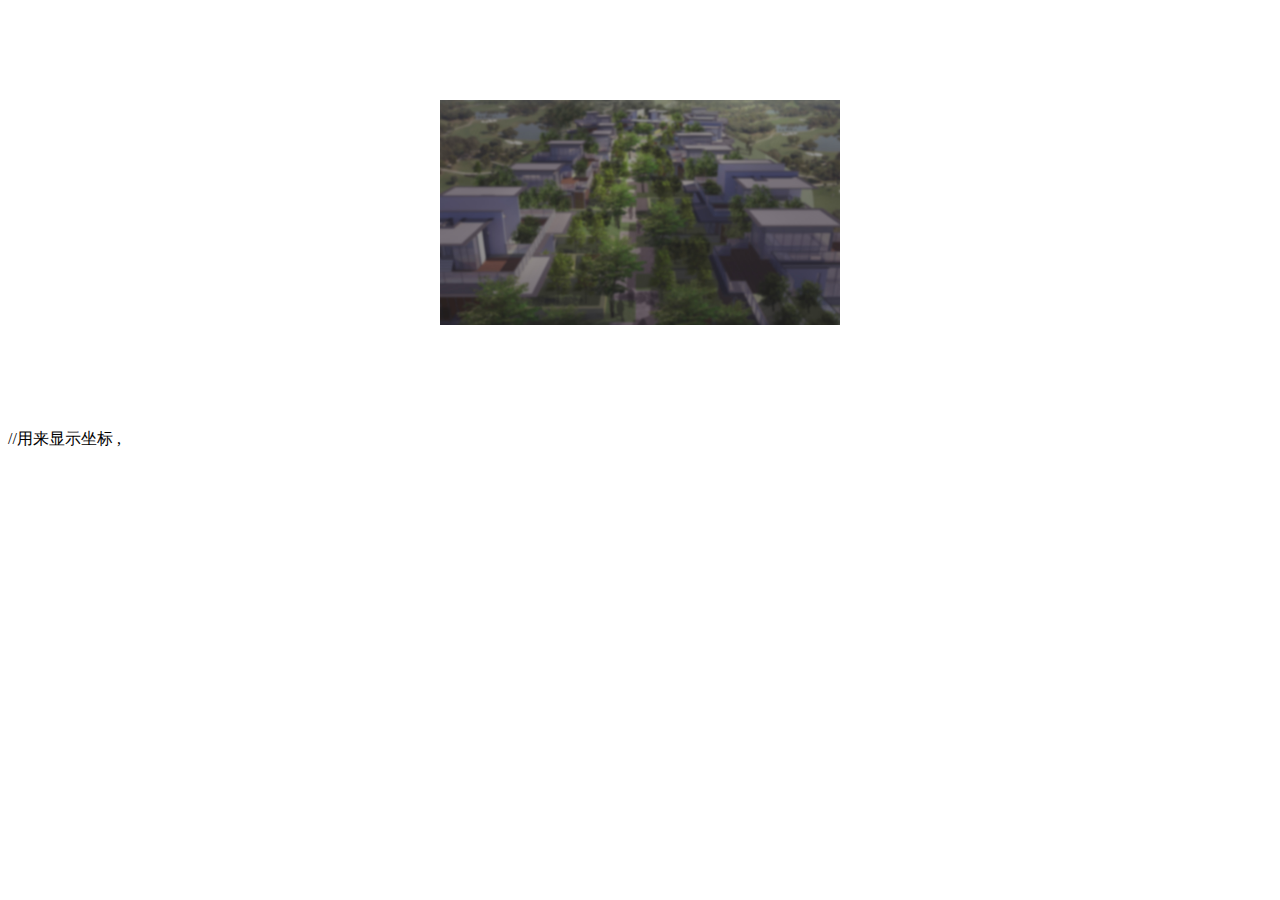
<file: test.html>
<!DOCTYPE html>
<html lang="en">
<head>
    <meta charset="UTF-8">
    <title>放大镜</title>
    <style>
        /* container用来放缩略图*/
        div.container{
            width:400px;
            margin: 100px auto;
        }
        div.container > img{
            width: 100%;
        }
        /* magnifier用来放实际大小的图片. 注意overflow, display和position属性*/
        div.magnifier{
              width: 400px;
              height: 400px;
              position: relative;
              overflow: hidden;
              margin: 50px auto;
              display: none;
          }
        div.magnifier > img{
            position: absolute;
        }
        /* 当鼠标hover在缩略图上时, 显示后一个div, 即magnifier元素*/
        div.container:hover + div{
              display: block;
          }
    </style>

    <!-- jQuery文件。务必在bootstrap.min.js 之前引入 -->
    <script src="https://cdn.staticfile.org/jquery/3.2.1/jquery.min.js"></script>
</head>
<body>
<div class='container'><img src="./static/images/list-page-images/background.jpg" alt=""></div>
<div class="magnifier"><img src="./static/images/list-page-images/background.jpg" alt=""></div>
//用来显示坐标
<span class='dataX'></span><span>, </span><span class='dataY'></span>
<script>
    //需要在window.onload事件里完成, 否则获取不到图片正常高度
    window.onload = function(){
        //用起来方便些
        let selector = document.querySelector.bind(document);
        //定义数据对象
        let data = {
            dataX: '',
            dataY: ''
        };
        let img = selector('div.magnifier > img');
        let thumbnail = selector('div.container');
        let magnifier = selector('div.magnifier');

        let mousemoveTimer = null;
        //获取缩略图大小
        let thumbnailX = thumbnail.clientWidth;
        //确定转换系数, 例如在缩略图上移动1px, 则真实图片需要移动6px
        let converter = img.naturalWidth/thumbnailX;

        selector('div.container > img').addEventListener('mousemove', function(e) {
            //写数据
            data.dataX = e.offsetX;
            data.dataY = e.offsetY;
            //移动图片位置
            img.style.left = '-' + e.offsetX*converter + 'px';
            img.style.top = '-' + e.offsetY*converter + 'px';
        });
        //视图和数据结构绑定
        Object.defineProperty(data, 'dataX', {
            set: function(val){
                selector('span.dataX').innerHTML = val;
            }
        })
        Object.defineProperty(data, 'dataY', {
            set: function(val){
                selector('span.dataY').innerHTML = val;
            }
        })
        // debugger;
    }
</script>
</body>
</html>
</file>
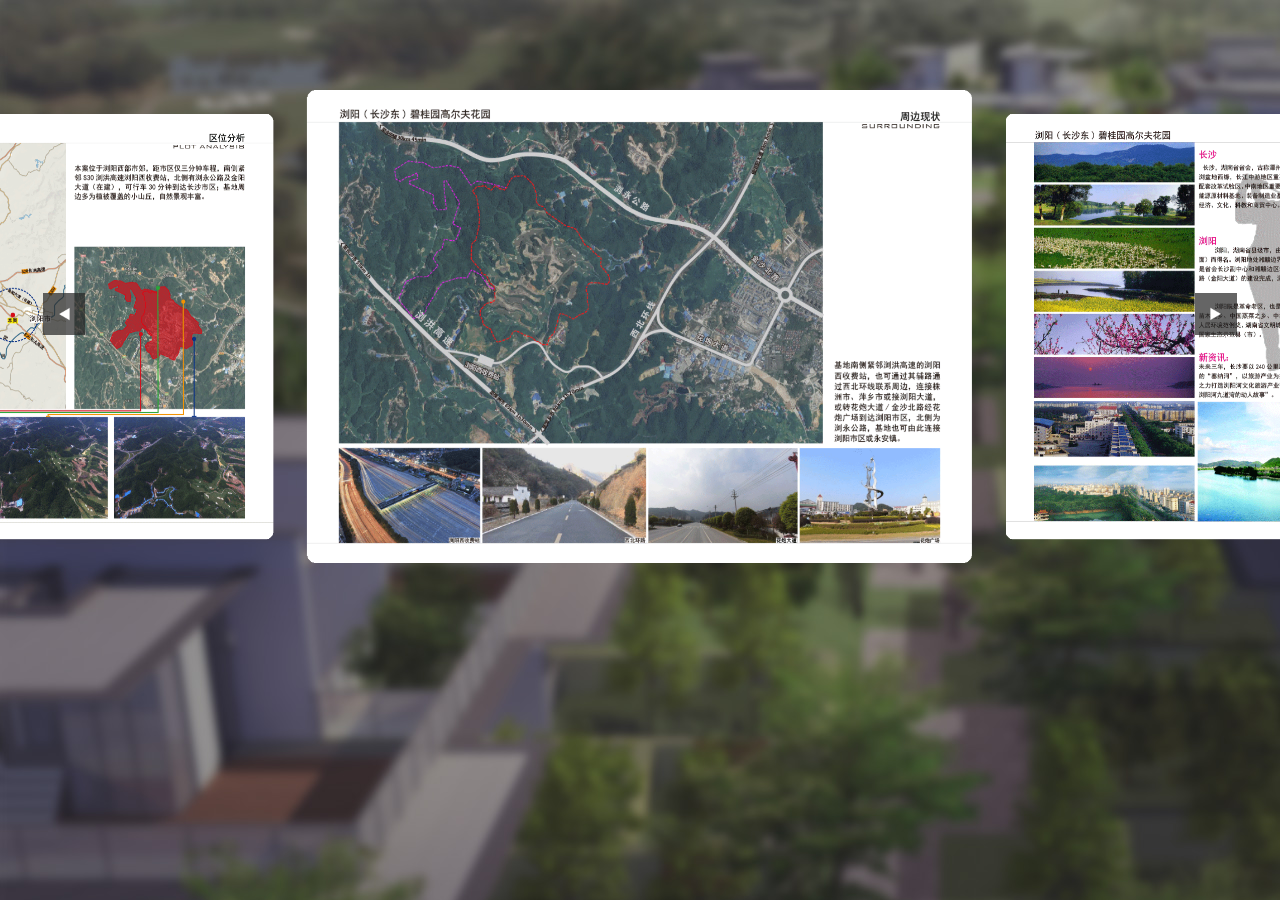
<file: details-page/details-page.html>
<!DOCTYPE html>
<html lang="en">
<head>
    <meta charset="UTF-8">
    <title>详情页</title>

    <link rel="stylesheet" href="../static/css/normalize.css">
    <link rel="stylesheet" href="../static/css/details-page.css">
    <!-- jQuery文件。务必在bootstrap.min.js 之前引入 -->
    <script src="https://cdn.staticfile.org/jquery/3.2.1/jquery.min.js"></script>
    <!-- 计算body字体大小，在宽度为1920的环境下，字体大小为100px -->
    <script src="../static/js/calculation-font-size.js"></script>
</head>
<body>

<!-- 背景图片 -->
<div class="background-image">
    <img src="../static/images/details-page-images/background.jpg">
</div>

<!-- 列表页头部,通过JS自动填充 -->
<header>
<!--    <img src="../static/images/details-page-images/return-ico.png">-->
<!--    <div class="title">-->
<!--        浏阳（长沙东）碧桂园高尔夫花园方案-->
<!--    </div>-->
<!--    <div class="subtitle">-->
<!--        项目背景-->
<!--    </div>-->
</header>

<!-- 轮播 -->
<div class="display-box">
    <ul>
        <li class="left">
            <img src="../static/images/details-page-images/project-images/location-analysis.png">
        </li>
        <li class="main">
            <img src="../static/images/details-page-images/project-images/around-analysis.png">
        </li>
        <li class="right">
            <img src="../static/images/details-page-images/project-images/project-background.png">
        </li>
    </ul>
</div>


<!-- 按钮 -->
<div class="left-button">
    <img src="../static/images/details-page-images/leftico.png">
</div>
<div class="right-button">
    <img src="../static/images/details-page-images/rightico.png">
</div>

<!-- 侧边栏 -->
<div class="right-sidebar-component"></div>

<!-- 引入全局配置文件 -->
<script src="../static/js/config.js"></script>
<!-- 引入JS工具类方法 -->
<script src="../static/js/util.js"></script>
<!-- 页面header自动填充JS -->
<script src="../static/component/header/header.js"></script>
<!-- 侧边栏JS，会自动往<div class="right-sidebar-component"></div>中填充内容 -->
<script src="../static/component/right-sidebar/right-sidebar.js"></script>
<!-- 图片放大镜插件 -->
<script src="../static/component/magnifier/js/blowup.js"></script>

<script src="../static/js/details-page.js"></script>
</body>
</html>
</file>
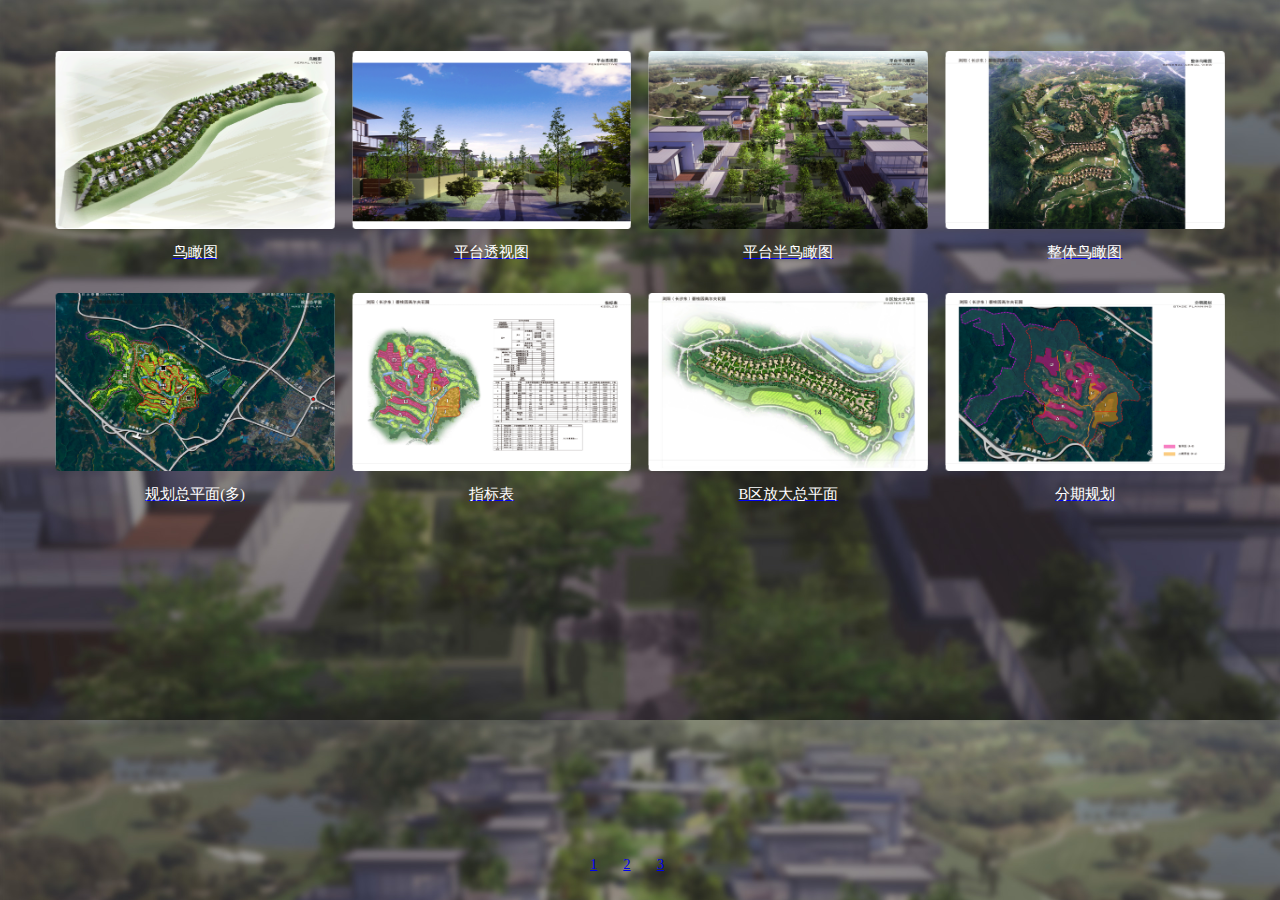
<file: list-page/list-page-presentation1.html>
<!DOCTYPE html>
<html lang="en">
<head>
    <meta charset="UTF-8">
    <title>设计成果</title>

    <link rel="stylesheet" href="../static/css/normalize.css">
    <link rel="stylesheet" href="../static/css/list-page.css">
    <!-- jQuery文件。务必在bootstrap.min.js 之前引入 -->
    <script src="https://cdn.staticfile.org/jquery/3.2.1/jquery.min.js"></script>
    <!-- 计算body字体大小，在宽度为1920的环境下，字体大小为100px -->
    <script src="../static/js/calculation-font-size.js"></script>
</head>
<body>
<!-- 列表页头部,通过JS自动填充 -->
<header></header>

<!-- 展示框 -->
<div class="show-box-list">
    <div class="show-box" >
        <a href="../details-page/details-page.html?subTitle=设计成果&image_index=0">
            <div class="show-box-image">
                <img src="../static/images/details-page-images/presentation-images/aerial-view.png">
            </div>
            <div class="show-box-title">鸟瞰图</div>
        </a>
    </div>
    <div class="show-box">
        <a href="../details-page/details-page.html?subTitle=设计成果&image_index=1">
            <div class="show-box-image">
                <img src="../static/images/details-page-images/presentation-images/perspective.png">
            </div>
            <div class="show-box-title">平台透视图</div>
        </a>
    </div>
    <div class="show-box">
        <a href="../details-page/details-page.html?subTitle=设计成果&image_index=2">
            <div class="show-box-image">
                <img src="../static/images/details-page-images/presentation-images/binary-aerial-view.png">
            </div>
            <div class="show-box-title">平台半鸟瞰图</div>
        </a>
    </div>
    <div class="show-box">
        <a href="../details-page/details-page.html?subTitle=设计成果&image_index=3">
            <div class="show-box-image">
                <img src="../static/images/details-page-images/presentation-images/general-aerial-view.png">
            </div>
            <div class="show-box-title">整体鸟瞰图</div>
        </a>
    </div>
    <div class="show-box">
        <a href="../details-page/details-page.html?subTitle=设计成果&image_index=4">
            <div class="show-box-image">
                <img src="../static/images/details-page-images/presentation-images/master-plan1.png">
            </div>
            <div class="show-box-title">规划总平面(多)</div>
        </a>
    </div>
    <div class="show-box">
        <a href="../details-page/details-page.html?subTitle=设计成果&image_index=6">
            <div class="show-box-image">
                <img src="../static/images/details-page-images/presentation-images/ksslzb.png">
            </div>
            <div class="show-box-title">指标表</div>
        </a>
    </div>
    <div class="show-box">
        <a href="../details-page/details-page.html?subTitle=设计成果&image_index=7">
            <div class="show-box-image">
                <img src="../static/images/details-page-images/presentation-images/b-size.png">
            </div>
            <div class="show-box-title">B区放大总平面</div>
        </a>
    </div>
    <div class="show-box">
        <a href="../details-page/details-page.html?subTitle=设计成果&image_index=8">
            <div class="show-box-image">
                <img src="../static/images/details-page-images/presentation-images/stage-planning.png">
            </div>
            <div class="show-box-title">分期规划</div>
        </a>
    </div>
</div>

<!-- 分页 -->
<div class="paging-group">
    <div class="paging-box"><a href="./presentation1.html?subTitle=设计成果">1</a></div>
    <div class="paging-box"><a href="./presentation2.html?subTitle=设计成果">2</a></div>
    <div class="paging-box"><a href="./presentation3.html?subTitle=设计成果">3</a></div>
</div>

<!-- 侧边栏 -->
<div class="right-sidebar-component"></div>

<!-- 引入全局配置文件 -->
<script src="../static/js/config.js"></script>
<!-- 引入JS工具类方法 -->
<script src="../static/js/util.js"></script>
<!-- 侧边栏JS，会自动往<div class="right-sidebar-component"></div>中填充内容 -->
<script src="../static/component/right-sidebar/right-sidebar.js"></script>
<!-- 页面header自动填充JS -->
<script src="../static/component/header/header.js"></script>
<script src="../static/js/list-page.js"></script>
</body>
</html>
</file>
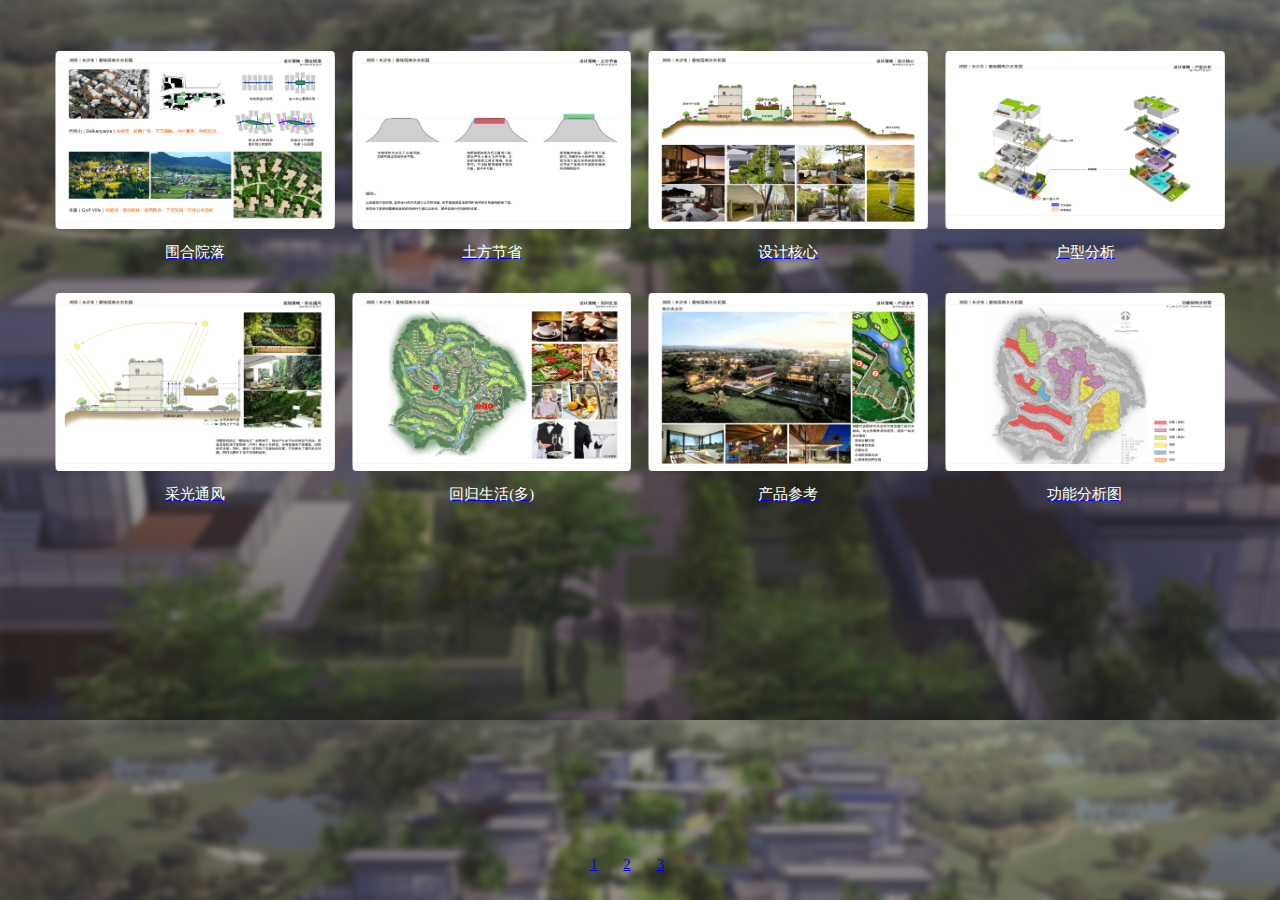
<file: list-page/list-page-presentation2.html>
<!DOCTYPE html>
<html lang="en">
<head>
    <meta charset="UTF-8">
    <title>设计成果</title>

    <link rel="stylesheet" href="../static/css/list-page.css">
    <link rel="stylesheet" href="../static/css/normalize.css">
    <!-- jQuery文件。务必在bootstrap.min.js 之前引入 -->
    <script src="https://cdn.staticfile.org/jquery/3.2.1/jquery.min.js"></script>
    <!-- 计算body字体大小，在宽度为1920的环境下，字体大小为100px -->
    <script src="../static/js/calculation-font-size.js"></script>
</head>
<body>
<!-- 列表页头部,通过JS自动填充 -->
<header></header>

<!-- 展示框 -->
<div class="show-box-list">
    <div class="show-box">
        <a href="../details-page/details-page.html?subTitle=设计成果&image_index=9">
            <div class="show-box-image">
                <img src="../static/images/details-page-images/presentation-images/yard.png">
            </div>
            <div class="show-box-title">围合院落</div>
        </a>
    </div>
    <div class="show-box">
        <a href="../details-page/details-page.html?subTitle=设计成果&image_index=10">
            <div class="show-box-image">
                <img src="../static/images/details-page-images/presentation-images/save.png">
            </div>
            <div class="show-box-title">土方节省</div>
        </a>
    </div>
    <div class="show-box">
        <a href="../details-page/details-page.html?subTitle=设计成果&image_index=11">
            <div class="show-box-image">
                <img src="../static/images/details-page-images/presentation-images/design.png">
            </div>
            <div class="show-box-title">设计核心</div>
        </a>
    </div>
    <div class="show-box">
        <a href="../details-page/details-page.html?subTitle=设计成果&image_index=12">
            <div class="show-box-image">
                <img src="../static/images/details-page-images/presentation-images/apartment.png">
            </div>
            <div class="show-box-title">户型分析</div>
        </a>
    </div>
    <div class="show-box">
        <a href="../details-page/details-page.html?subTitle=设计成果&image_index=13">
            <div class="show-box-image">
                <img src="../static/images/details-page-images/presentation-images/lighting.png">
            </div>
            <div class="show-box-title">采光通风</div>
        </a>
    </div>
    <div class="show-box">
        <a href="../details-page/details-page.html?subTitle=设计成果&image_index=14">
            <div class="show-box-image">
                <img src="../static/images/details-page-images/presentation-images/life1.png">
            </div>
            <div class="show-box-title">回归生活(多)</div>
        </a>
    </div>
    <div class="show-box">
        <a href="../details-page/details-page.html?subTitle=设计成果&image_index=18">
            <div class="show-box-image">
                <img src="../static/images/details-page-images/presentation-images/product.png">
            </div>
            <div class="show-box-title">产品参考</div>
        </a>
    </div>
    <div class="show-box">
        <a href="../details-page/details-page.html?subTitle=设计成果&image_index=19">
            <div class="show-box-image">
                <img src="../static/images/details-page-images/presentation-images/function-analysis.png">
            </div>
            <div class="show-box-title">功能分析图</div>
        </a>
    </div>
</div>

<!-- 分页 -->
<div class="paging-group">
    <div class="paging-box"><a href="./presentation1.html?subTitle=设计成果">1</a></div>
    <div class="paging-box"><a href="./presentation2.html?subTitle=设计成果">2</a></div>
    <div class="paging-box"><a href="./presentation3.html?subTitle=设计成果">3</a></div>
</div>

<!-- 侧边栏 -->
<div class="right-sidebar-component"></div>

<!-- 引入全局配置文件 -->
<script src="../static/js/config.js"></script>
<!-- 引入JS工具类方法 -->
<script src="../static/js/util.js"></script>
<!-- 侧边栏JS，会自动往<div class="right-sidebar-component"></div>中填充内容 -->
<script src="../static/component/right-sidebar/right-sidebar.js"></script>
<!-- 页面header自动填充JS -->
<script src="../static/component/header/header.js"></script>
<script src="../static/js/list-page.js"></script>
</body>
</html>
</file>
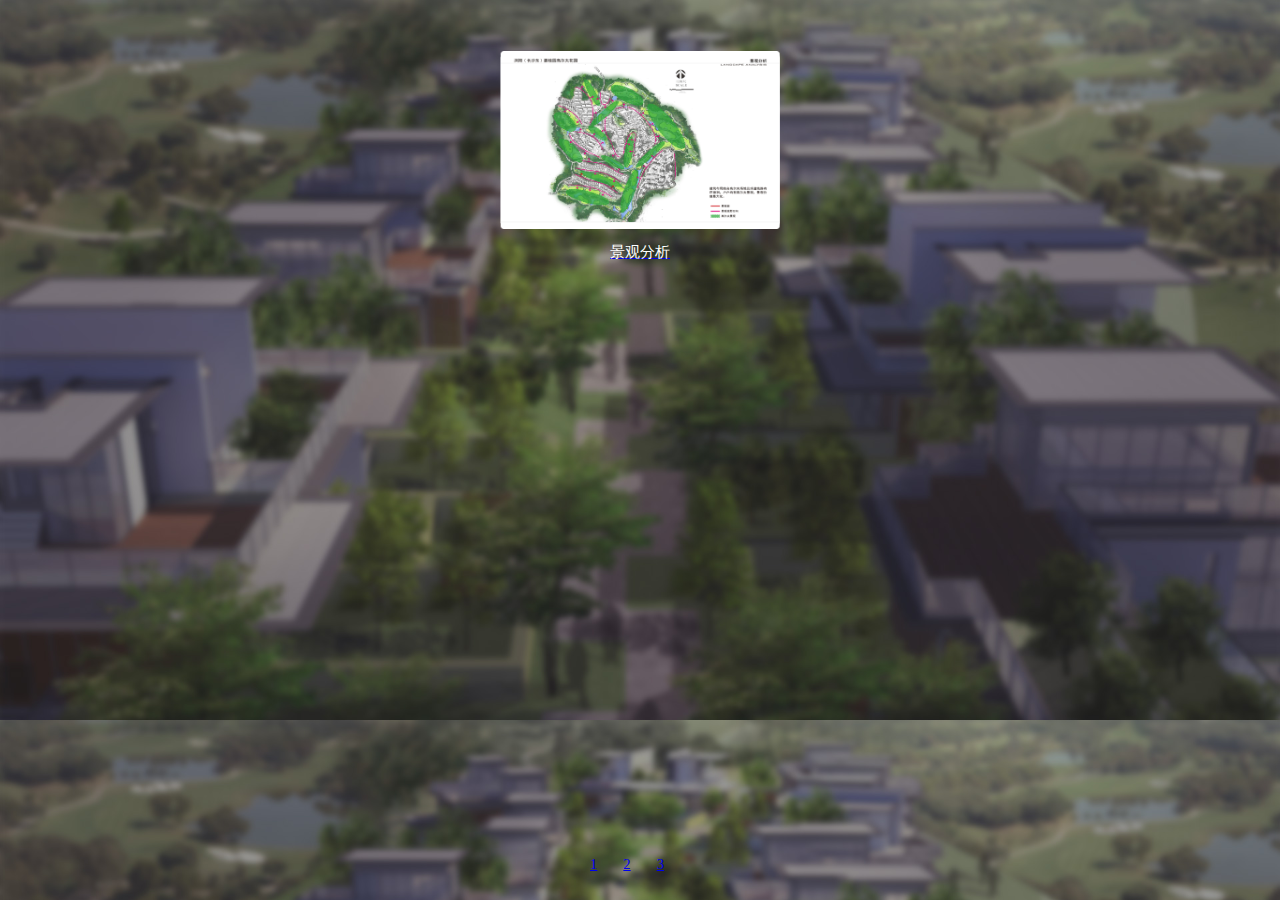
<file: list-page/list-page-presentation3.html>
<!DOCTYPE html>
<html lang="en">
<head>
    <meta charset="UTF-8">
    <title>设计成果</title>

    <link rel="stylesheet" href="../static/css/list-page.css">
    <link rel="stylesheet" href="../static/css/normalize.css">
    <!-- jQuery文件。务必在bootstrap.min.js 之前引入 -->
    <script src="https://cdn.staticfile.org/jquery/3.2.1/jquery.min.js"></script>
    <!-- 计算body字体大小，在宽度为1920的环境下，字体大小为100px -->
    <script src="../static/js/calculation-font-size.js"></script>
</head>
<body>
<!-- 列表页头部,通过JS自动填充 -->
<header></header>

<!-- 展示框 -->
<div class="show-box-list">
    <div class="show-box">
        <a href="../details-page/details-page.html?subTitle=设计成果&image_index=20">
            <div class="show-box-image">
                <img src="../static/images/details-page-images/presentation-images/landcape-analysis.png">
            </div>
            <div class="show-box-title">景观分析</div>
        </a>
    </div>
</div>

<!-- 分页 -->
<div class="paging-group">
    <div class="paging-box"><a href="./list-page-presentation1.html?subTitle=设计成果">1</a></div>
    <div class="paging-box"><a href="./list-page-presentation2.html?subTitle=设计成果">2</a></div>
    <div class="paging-box"><a href="./list-page-presentation3.html?subTitle=设计成果">3</a></div>
</div>

<!-- 侧边栏 -->
<div class="right-sidebar-component"></div>

<!-- 引入全局配置文件 -->
<script src="../static/js/config.js"></script>
<!-- 引入JS工具类方法 -->
<script src="../static/js/util.js"></script>
<!-- 侧边栏JS，会自动往<div class="right-sidebar-component"></div>中填充内容 -->
<script src="../static/component/right-sidebar/right-sidebar.js"></script>
<!-- 页面header自动填充JS -->
<script src="../static/component/header/header.js"></script>
<script src="../static/js/list-page.js"></script>
</body>
</html>
</file>
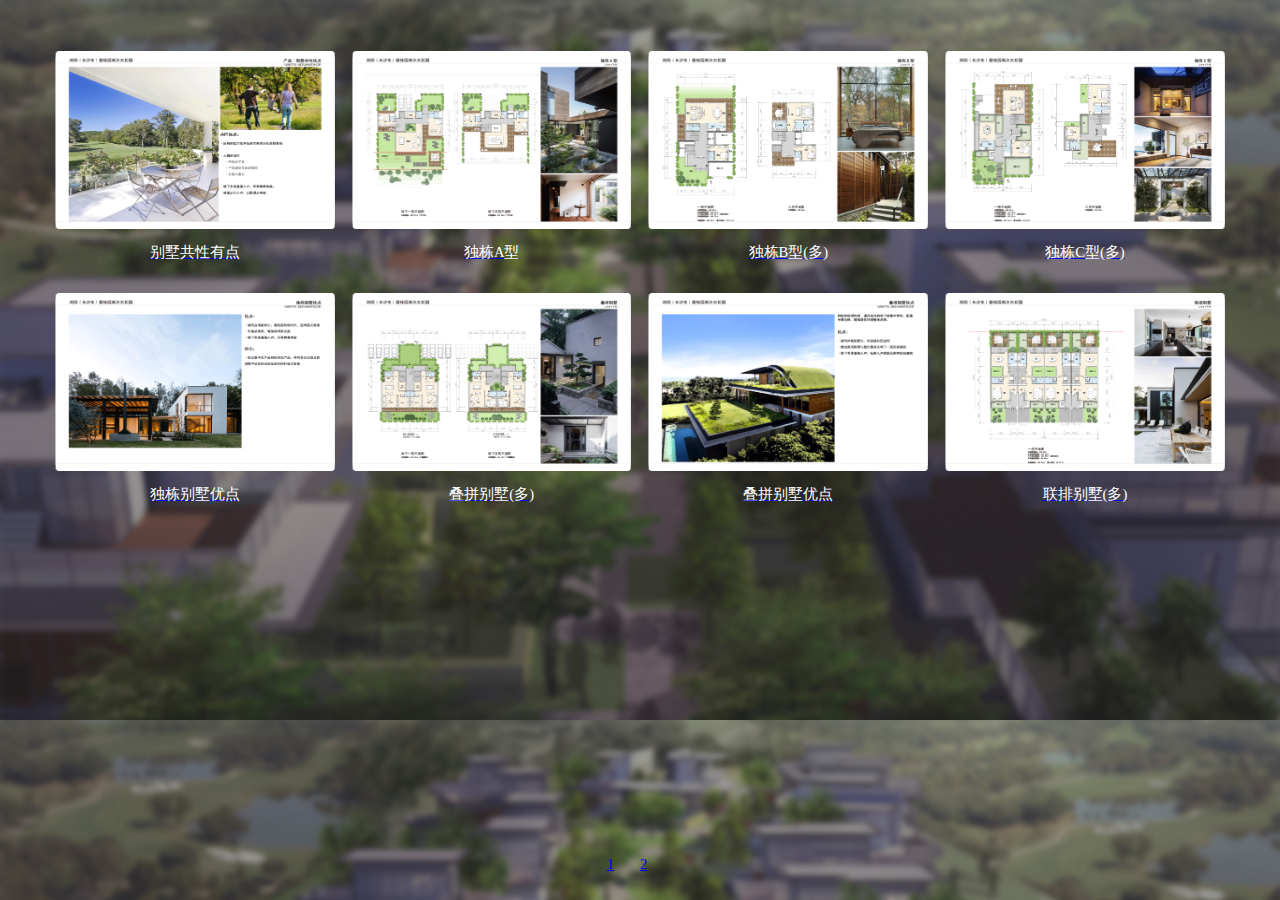
<file: list-page/list-page-product1.html>
<!DOCTYPE html>
<html lang="en">
<head>
    <meta charset="UTF-8">
    <title>产品图纸</title>

    <link rel="stylesheet" href="../static/css/list-page.css">
    <link rel="stylesheet" href="../static/css/normalize.css">
    <!-- jQuery文件。务必在bootstrap.min.js 之前引入 -->
    <script src="https://cdn.staticfile.org/jquery/3.2.1/jquery.min.js"></script>
    <!-- 计算body字体大小，在宽度为1920的环境下，字体大小为100px -->
    <script src="../static/js/calculation-font-size.js"></script>
</head>
<body>
<!-- 列表页头部,通过JS自动填充 -->
<header></header>

<!-- 展示框 -->
<div class="show-box-list">
    <div class="show-box">
        <a href="../details-page/details-page.html?subTitle=产品图纸&image_index=0">
            <div class="show-box-image">
                <img src="../static/images/details-page-images/product-images/same-advantage.png">
            </div>
            <div class="show-box-title">别墅共性有点</div>
        </a>
    </div>
    <div class="show-box">
        <a href="../details-page/details-page.html?subTitle=产品图纸&image_index=1">
            <div class="show-box-image">
                <img src="../static/images/details-page-images/product-images/a-type.png">
            </div>
            <div class="show-box-title">独栋A型</div>
        </a>
    </div>
    <div class="show-box">
        <a href="../details-page/details-page.html?subTitle=产品图纸&image_index=2">
            <div class="show-box-image">
                <img src="../static/images/details-page-images/product-images/b-type1.png">
            </div>
            <div class="show-box-title">独栋B型(多)</div>
        </a>
    </div>
    <div class="show-box">
        <a href="../details-page/details-page.html?subTitle=产品图纸&image_index=4">
            <div class="show-box-image">
                <img src="../static/images/details-page-images/product-images/c-type1.png">
            </div>
            <div class="show-box-title">独栋C型(多)</div>
        </a>
    </div>
    <div class="show-box">
        <a href="../details-page/details-page.html?subTitle=产品图纸&image_index=6">
            <div class="show-box-image">
                <img src="../static/images/details-page-images/product-images/single-advantage.png">
            </div>
            <div class="show-box-title">独栋别墅优点</div>
        </a>
    </div>
    <div class="show-box">
        <a href="../details-page/details-page.html?subTitle=产品图纸&image_index=7">
            <div class="show-box-image">
                <img src="../static/images/details-page-images/product-images/diepin1.png">
            </div>
            <div class="show-box-title">叠拼别墅(多)</div>
        </a>
    </div>
    <div class="show-box">
        <a href="../details-page/details-page.html?subTitle=产品图纸&image_index=11">
            <div class="show-box-image">
                <img src="../static/images/details-page-images/product-images/diepin-advantage.png">
            </div>
            <div class="show-box-title">叠拼别墅优点</div>
        </a>
    </div>
    <div class="show-box">
        <a href="../details-page/details-page.html?subTitle=产品图纸&image_index=12">
            <div class="show-box-image">
                <img src="../static/images/details-page-images/product-images/townhouse1.png">
            </div>
            <div class="show-box-title">联排别墅(多)</div>
        </a>
    </div>
</div>

<!-- 分页 -->
<div class="paging-group">
    <div class="paging-box"><a href="./product1.html?subTitle=产品图纸">1</a></div>
    <div class="paging-box"><a href="./product2.html?subTitle=产品图纸">2</a></div>
</div>

<!-- 侧边栏 -->
<div class="right-sidebar-component"></div>

<!-- 引入全局配置文件 -->
<script src="../static/js/config.js"></script>
<!-- 引入JS工具类方法 -->
<script src="../static/js/util.js"></script>
<!-- 侧边栏JS，会自动往<div class="right-sidebar-component"></div>中填充内容 -->
<script src="../static/component/right-sidebar/right-sidebar.js"></script>
<!-- 页面header自动填充JS -->
<script src="../static/component/header/header.js"></script>
<script src="../static/js/list-page.js"></script>
</body>
</html>
</file>
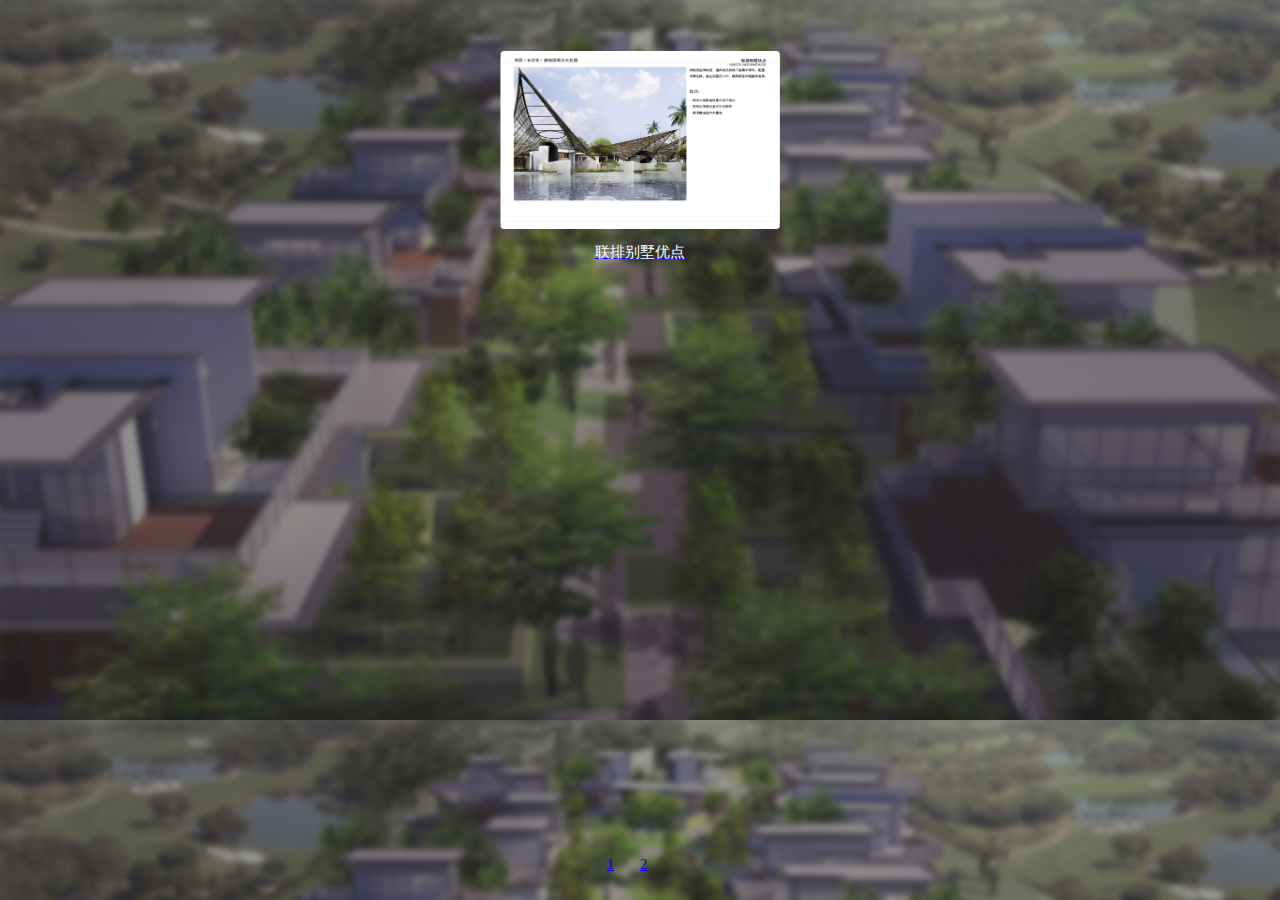
<file: list-page/list-page-product2.html>
<!DOCTYPE html>
<html lang="en">
<head>
    <meta charset="UTF-8">
    <title>产品图纸</title>

    <link rel="stylesheet" href="../static/css/list-page.css">
    <link rel="stylesheet" href="../static/css/normalize.css">
    <!-- jQuery文件。务必在bootstrap.min.js 之前引入 -->
    <script src="https://cdn.staticfile.org/jquery/3.2.1/jquery.min.js"></script>
    <!-- 计算body字体大小，在宽度为1920的环境下，字体大小为100px -->
    <script src="../static/js/calculation-font-size.js"></script>
</head>
<body>
<!-- 列表页头部,通过JS自动填充 -->
<header></header>

<!-- 展示框 -->
<div class="show-box-list">
    <div class="show-box">
        <a href="../details-page/details-page.html?subTitle=产品图纸&image_index=17">
            <div class="show-box-image">
                <img src="../static/images/details-page-images/product-images/townhouse-advantage.png">
            </div>
            <div class="show-box-title">联排别墅优点</div>
        </a>
    </div>
</div>

<!-- 分页 -->
<div class="paging-group">
    <div class="paging-box"><a href="./product1.html?subTitle=产品图纸">1</a></div>
    <div class="paging-box"><a href="./product2.html?subTitle=产品图纸">2</a></div>
</div>

<!-- 侧边栏 -->
<div class="right-sidebar-component"></div>

<!-- 引入全局配置文件 -->
<script src="../static/js/config.js"></script>
<!-- 引入JS工具类方法 -->
<script src="../static/js/util.js"></script>
<!-- 侧边栏JS，会自动往<div class="right-sidebar-component"></div>中填充内容 -->
<script src="../static/component/right-sidebar/right-sidebar.js"></script>
<!-- 页面header自动填充JS -->
<script src="../static/component/header/header.js"></script>
<script src="../static/js/list-page.js"></script>
</body>
</html>
</file>
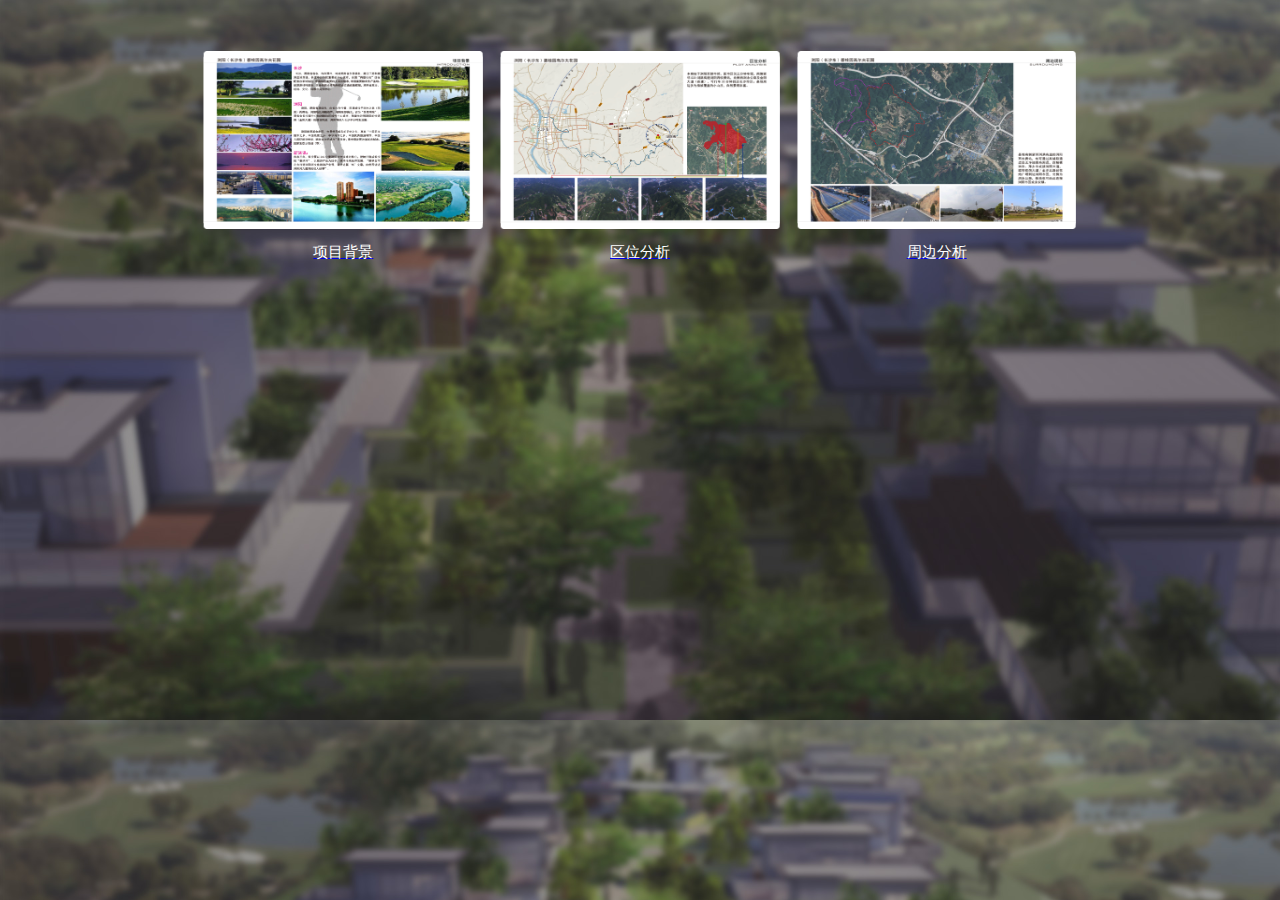
<file: list-page/list-page-project.html>
<!DOCTYPE html>
<html lang="en">
<head>
    <meta charset="UTF-8">
    <title>项目背景</title>

    <link rel="stylesheet" href="../static/css/list-page.css">
    <link rel="stylesheet" href="../static/css/normalize.css">
    <!-- jQuery文件。务必在bootstrap.min.js 之前引入 -->
    <script src="https://cdn.staticfile.org/jquery/3.2.1/jquery.min.js"></script>
    <!-- 计算body字体大小，在宽度为1920的环境下，字体大小为100px -->
    <script src="../static/js/calculation-font-size.js"></script>
</head>
<body>
<!-- 列表页头部,通过JS自动填充 -->
<header></header>

<!-- 展示框 -->
<div class="show-box-list">
    <div class="show-box">
        <a href="../details-page/details-page.html?subTitle=项目背景&image_index=0">
            <div class="show-box-image">
                <img src="../static/images/details-page-images/project-images/project-background.png">
            </div>
            <div class="show-box-title">项目背景</div>
        </a>
    </div>
    <div class="show-box">
        <a href="../details-page/details-page.html?subTitle=项目背景&image_index=1">
            <div class="show-box-image">
                <img src="../static/images/details-page-images/project-images/location-analysis.png">
            </div>
            <div class="show-box-title">区位分析</div>
        </a>
    </div>
    <div class="show-box">
        <a href="../details-page/details-page.html?subTitle=项目背景&image_index=2">
            <div class="show-box-image">
                <img src="../static/images/details-page-images/project-images/around-analysis.png">
            </div>
            <div class="show-box-title">周边分析</div>
        </a>
    </div>
</div>

<!-- 侧边栏 -->
<div class="right-sidebar-component"></div>

<!-- 引入全局配置文件 -->
<script src="../static/js/config.js"></script>
<!-- 引入JS工具类方法 -->
<script src="../static/js/util.js"></script>
<!-- 侧边栏JS，会自动往<div class="right-sidebar-component"></div>中填充内容 -->
<script src="../static/component/right-sidebar/right-sidebar.js"></script>
<!-- 页面header自动填充JS -->
<script src="../static/component/header/header.js"></script>
<script src="../static/js/list-page.js"></script>
</body>
</html>
</file>
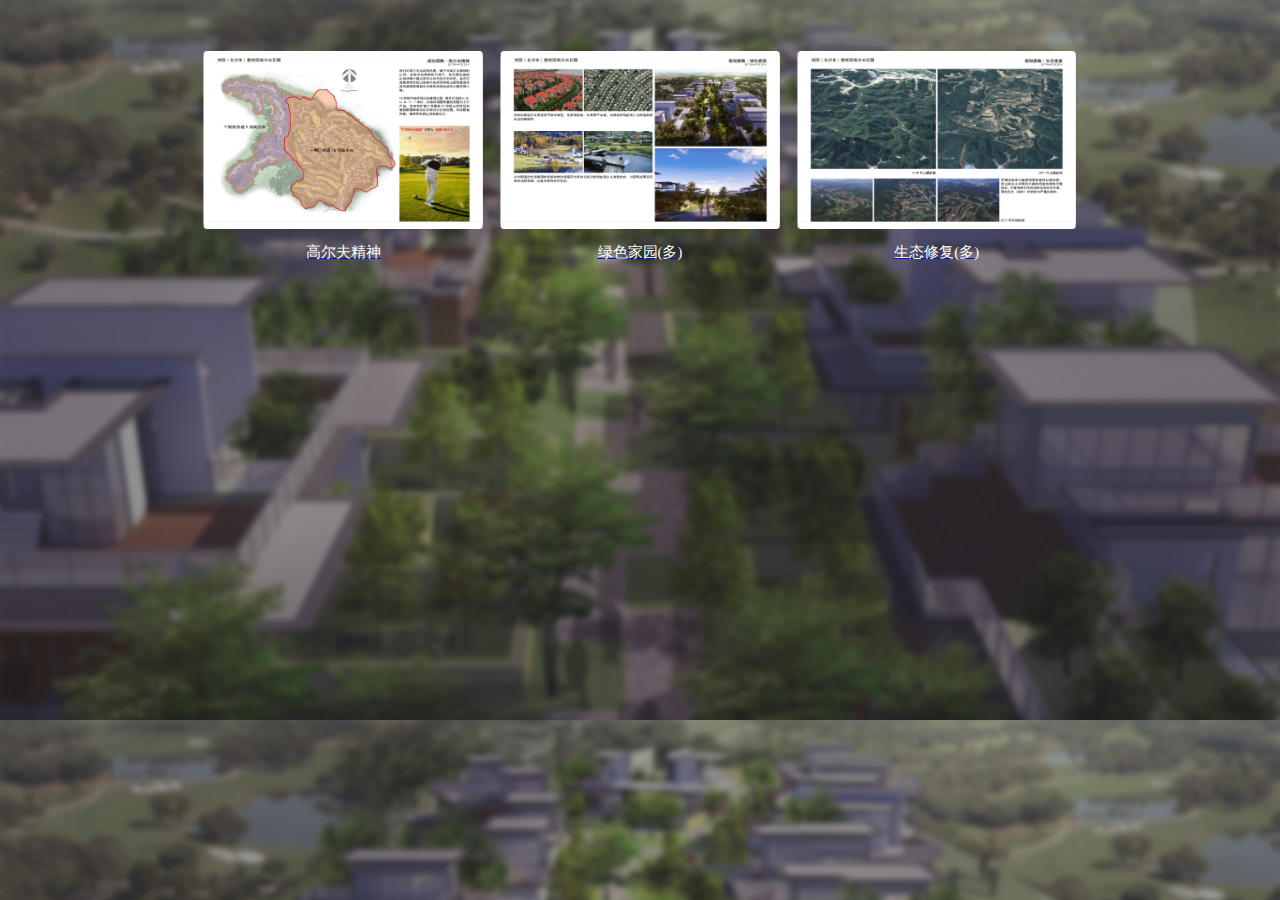
<file: list-page/list-page-strategy.html>
<!DOCTYPE html>
<html lang="en">
<head>
    <meta charset="UTF-8">
    <title>设计策略</title>

    <link rel="stylesheet" href="../static/css/list-page.css">
    <link rel="stylesheet" href="../static/css/normalize.css">
    <!-- jQuery文件。务必在bootstrap.min.js 之前引入 -->
    <script src="https://cdn.staticfile.org/jquery/3.2.1/jquery.min.js"></script>
    <!-- 计算body字体大小，在宽度为1920的环境下，字体大小为100px -->
    <script src="../static/js/calculation-font-size.js"></script>
</head>
<body>
<!-- 列表页头部,通过JS自动填充 -->
<header></header>

<!-- 展示框 -->
<div class="show-box-list">
    <div class="show-box">
        <a href="../details-page/details-page.html?subTitle=设计策略&image_index=0">
            <div class="show-box-image">
                <img src="../static/images/details-page-images/strategy-images/golf-spirit.png">
            </div>
            <div class="show-box-title">高尔夫精神</div>
        </a>
    </div>
    <div class="show-box">
        <a href="../details-page/details-page.html?subTitle=设计策略&image_index=1">
            <div class="show-box-image">
                <img src="../static/images/details-page-images/strategy-images/green-home1.png">
            </div>
            <div class="show-box-title">绿色家园(多)</div>
        </a>
    </div>
    <div class="show-box">
        <a href="../details-page/details-page.html?subTitle=设计策略&image_index=3">
            <div class="show-box-image">
                <img src="../static/images/details-page-images/strategy-images/ecology-repaired1.png">
            </div>
            <div class="show-box-title">生态修复(多)</div>
        </a>
    </div>
</div>

<!-- 侧边栏 -->
<div class="right-sidebar-component"></div>

<!-- 引入全局配置文件 -->
<script src="../static/js/config.js"></script>
<!-- 引入JS工具类方法 -->
<script src="../static/js/util.js"></script>
<!-- 侧边栏JS，会自动往<div class="right-sidebar-component"></div>中填充内容 -->
<script src="../static/component/right-sidebar/right-sidebar.js"></script>
<!-- 页面header自动填充JS -->
<script src="../static/component/header/header.js"></script>
<script src="../static/js/list-page.js"></script>
</body>
</html>
</file>
<file: static/css/details-page.css>
/* 背景图片 */
.background-image{
    height: 100%;
    width: 100%;
    position: fixed;
    left: 0;
    bottom: 0;
    top: 0;
    right: 0;
    z-index: 0;
}

/* 列表页头部 */
header{
    height: 0.8rem;
    color: #ffffff;
    vertical-align: bottom;
    position: fixed;
    left: 0.53rem;
    top: 0;

    display: -webkit-flex; /* Safari */
    display: flex;
    flex-direction: row;
    align-items: flex-end;
}
header div{
    display: inline-block;
}
header img{
    height: 0.27rem;
    width: 0.15rem;
    margin-right: 6.57rem;
    display: inline-block;
}
header img:hover{
    cursor:pointer;
}
header .title{
    height: auto;
    width: 5rem;
    font-size: 0.26rem;
}
header .subtitle{
    font-size: 0.22rem;
}

/*
按钮
 */
.left-button{
    position: fixed;
    left: 0.64rem;
    top: 4.4rem;
    height: 0.63rem;
    width: 0.63rem;
}
.left-button:hover{
    cursor:pointer;
}
.left-button img{
    height: 0.63rem;
    width: 0.63rem;
    z-index: 2;

    /* 盒子模型，防止超出原本设置的大小 */
    display: block;
    box-sizing:border-box;
    -moz-box-sizing:border-box; /* Firefox */
    -webkit-box-sizing:border-box; /* Safari */
}
.right-button{
    position: fixed;
    right: 0.64rem;
    top: 4.4rem;
    height: 0.63rem;
    width: 0.63rem;
}
.right-button:hover{
    cursor:pointer;
}
.right-button img{
    height: 0.63rem;
    width: 0.63rem;


    /* 盒子模型，防止超出原本设置的大小 */
    display: block;
    box-sizing:border-box;
    -moz-box-sizing:border-box; /* Firefox */
    -webkit-box-sizing:border-box; /* Safari */
}


/* 轮播 */
.display-box{
    position: fixed;
    top: 1.35rem;
    left: 4.6rem;
    height: 7.09rem;
    width: 9.98rem;
}
.display-box ul,li{
    list-style: none;
}
.display-box li {
    position: absolute;
    top: 0;
    left: 0;
    height: 7.09rem;
    width: 9.98rem;
    /* 所有的变化，例如放大缩小，都会添加一个慢慢变化的动态,在一秒内完成 */
    transition: all 0.3s ease;
}

.display-box li img {
    width: 100%;
    height: 100%;
    vertical-align: middle;
    display: inline-block;
}
.main{
    /* translated3d()相对于原位置进行一个位移，scale()相对于原本的大小进行缩放0-1 */
    transform: translate3d(0, 0, 0) scale(1);

}
.left{
    transform: translate3d(-9.98rem, 0, 0) scale(0.9);

}
.right{
    transform: translate3d(9.98rem, 0, 0) scale(0.9);

}
</file>
<file: static/css/list-page.css>
body{
    background: url(../images/list-page-images/background.jpg);
    background-size:cover;
}

/*
页面中间部分展示框
 */
.show-box-list{
    width: 100%;
    /*height: 7.4rem;*/
    /*padding: 0.77rem 0.53rem;*/
    padding-top: 0.77rem;
    padding-left: 0.53rem;
    padding-right: 0.53rem;
    /*background: #000;*/
    box-sizing:border-box;

    /* flex布局 */
    display: -webkit-flex; /* Safari */
    display: flex;
    flex-direction: row;
    align-items: flex-start;
    flex-wrap: wrap;
    justify-content: center;
}

.show-box{
    height: 3.63rem;
    width: 4.45rem;
    box-sizing:border-box;
    text-align: center;
}
.show-box-image{
    /*height: 2.96rem;*/
    /*width: 4.18rem;*/
    width: 4.18rem;
    height: 2.664rem;
    background: #ffffff;
    /* 设置边框圆角 */
    border-radius:0.1rem;
    position: relative;
    left: 50%;
    transform: translateX(-50%);
}
.show-box-image:hover{
    cursor:pointer;
}
.show-box-image img{
    width: 4.18rem;
    height: 2.664rem;
}
.show-box-title{
    margin: 0 auto;
    font-size: 0.22rem;
    color: #ffffff;
    padding-top: 0.22rem;
}

/*
分页
 */
.paging-group{
    position: absolute;
    bottom: 0.4rem;
    left: 50%;
    transform: translateX(-50%);
    font-size: 0.22rem;
    color: #ffffff;
    /* flex布局 */
    display: -webkit-flex; /* Safari */
    display: flex;
    flex-direction: row;
    align-items: flex-start;
    flex-wrap: wrap;
    justify-content: center;
}
.paging-box{
    margin-right: 0.39rem;
}
.paging-box:hover{
    /*cursor:pointer;*/
    text-decoration: underline;
}
</file>
